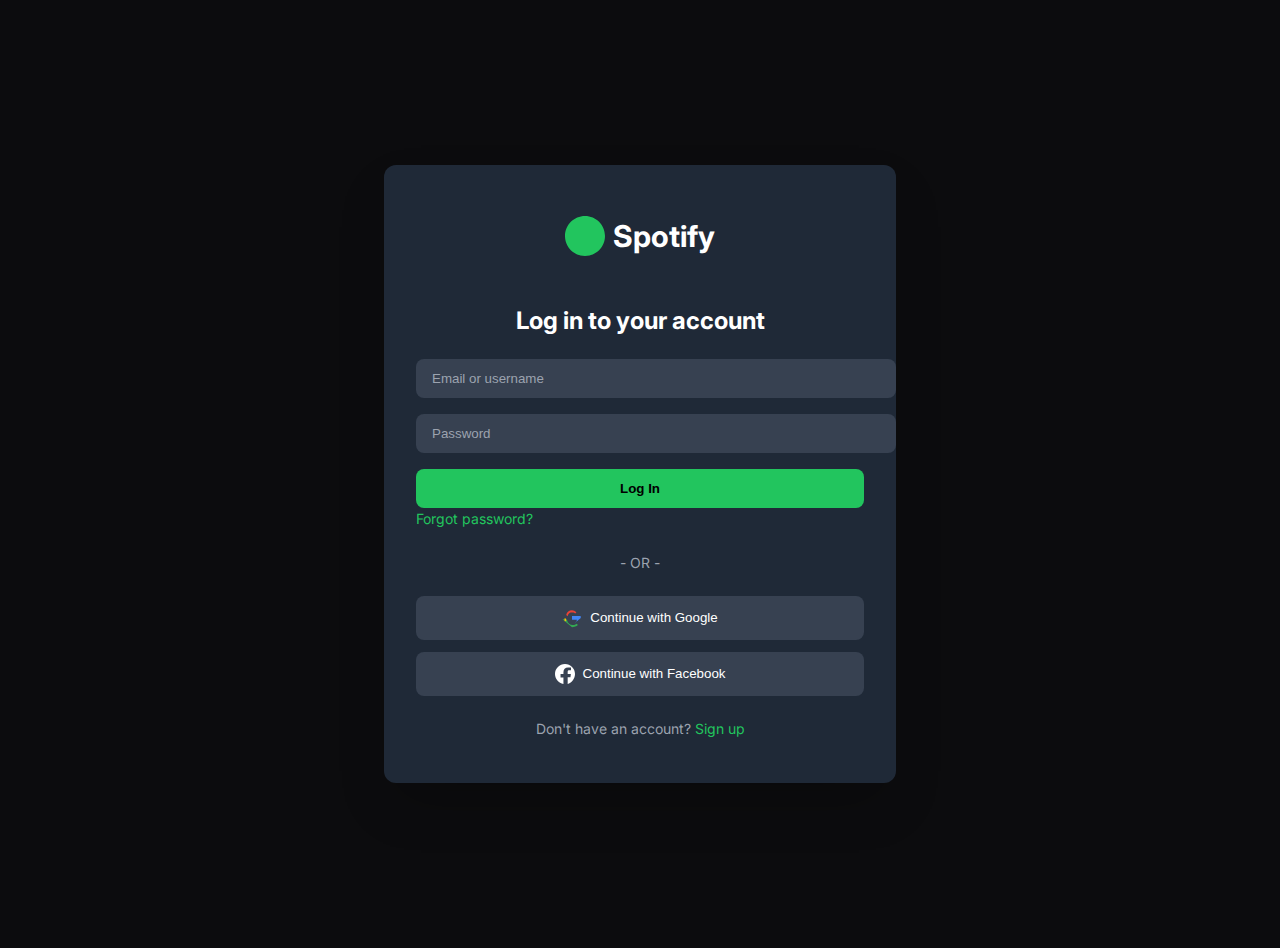
<file: login.html>
<!DOCTYPE html>
<html lang="en">
<head>
    <meta charset="UTF-8">
    <meta name="viewport" content="width=device-width, initial-scale=1.0">
    <title>Spotify Login</title>
    <!-- Inter Font -->
    <link rel="preconnect" href="https://fonts.googleapis.com">
    <link rel="preconnect" href="https://fonts.gstatic.com" crossorigin>
    <link href="https://fonts.googleapis.com/css2?family=Inter:wght@400;600;700&display=swap" rel="stylesheet">
    <style>
        body {
            font-family: 'Inter', sans-serif;
            background-color: #0c0c0e;
            display: flex;
            align-items: center;
            justify-content: center;
            min-height: 100vh;
            padding: 1rem;
        }
        .auth-card {
            width: 100%;
            max-width: 28rem;
            background-color: #1f2937;
            border-radius: 0.75rem;
            padding: 2rem;
            box-shadow: 0 25px 50px -12px rgba(0, 0, 0, 0.25);
            transition: all 0.3s ease-in-out;
            transform: scale(0.95);
        }
        @media (min-width: 768px) {
            .auth-card {
                transform: scale(1);
            }
        }
        .logo-container {
            display: flex;
            align-items: center;
            justify-content: center;
            margin-bottom: 2rem;
        }
        .logo-icon {
            height: 2.5rem;
            width: 2.5rem;
            margin-right: 0.5rem;
            color: #22c55e;
        }
        .logo-text {
            font-size: 1.875rem;
            font-weight: 700;
            color: #ffffff;
        }
        .form-title {
            color: #ffffff;
            font-size: 1.5rem;
            font-weight: 700;
            margin-bottom: 1.5rem;
            text-align: center;
        }
        .form-group {
            margin-bottom: 1rem;
        }
        .input-field {
            width: 100%;
            padding: 0.75rem 1rem;
            background-color: #374151;
            color: #ffffff;
            border: none;
            border-radius: 0.5rem;
            transition: background-color 0.2s ease-in-out, box-shadow 0.2s ease-in-out;
        }
        .input-field::placeholder {
            color: #9ca3af;
        }
        .input-field:focus {
            outline: none;
            box-shadow: 0 0 0 2px #22c55e;
        }
        .primary-button {
            width: 100%;
            background-color: #22c55e;
            color: #000000;
            font-weight: 700;
            padding: 0.75rem 1rem;
            border-radius: 0.5rem;
            border: none;
            cursor: pointer;
            transition: background-color 0.2s ease-in-out;
        }
        .primary-button:hover {
            background-color: #16a34a;
        }
        .link {
            color: #22c55e;
            font-size: 0.875rem;
            text-decoration: none;
        }
        .link:hover {
            text-decoration: underline;
        }
        .divider {
            margin: 1.5rem 0;
            text-align: center;
        }
        .divider span {
            color: #9ca3af;
            font-size: 0.875rem;
        }
        .social-buttons {
            display: flex;
            flex-direction: column;
            gap: 0.75rem;
        }
        .social-button {
            width: 100%;
            display: flex;
            align-items: center;
            justify-content: center;
            background-color: #374151;
            color: #ffffff;
            padding: 0.75rem 1rem;
            border-radius: 0.5rem;
            border: none;
            cursor: pointer;
            transition: background-color 0.2s ease-in-out;
        }
        .social-button:hover {
            background-color: #4b5563;
        }
        .social-icon {
            height: 1.25rem;
            width: 1.25rem;
            margin-right: 0.5rem;
        }
        .form-toggle-text {
            text-align: center;
            color: #9ca3af;
            font-size: 0.875rem;
            margin-top: 1.5rem;
        }
        .form-toggle-link {
            color: #22c55e;
            text-decoration: none;
        }
        .form-toggle-link:hover {
            text-decoration: underline;
        }
    </style>
</head>
<body>

    <div class="auth-card">

        <!-- Logo/Title -->
        <div class="logo-container">
            <svg class="logo-icon" fill="currentColor" viewBox="0 0 24 24" xmlns="http://www.w3.org/2000/svg">
                <path d="M12 0c6.627 0 12 5.373 12 12s-5.373 12-12 12-12-5.373-12-12 5.373-12 12-12zm-3.5 17.5c-1.379 0-2.5-1.122-2.5-2.5s1.121-2.5 2.5-2.5 2.5 1.122 2.5 2.5-1.121 2.5-2.5 2.5zm11.5-5.5c0 4.418-3.582 8-8 8s-8-3.582-8-8 3.582-8 8-8 8 3.582 8 8zm-8 4c2.209 0 4-1.791 4-4s-1.791-4-4-4-4 1.791-4 4 1.791 4 4 4z"/>
            </svg>
            <h1 class="logo-text">Spotify</h1>
        </div>

        <!-- Login Form -->
        <div id="login-form">
            <h2 class="form-title">Log in to your account</h2>

            <form>
                <div class="form-group">
                    <input type="text" id="login-username" placeholder="Email or username" class="input-field">
                </div>
                <div class="form-group">
                    <input type="password" id="login-password" placeholder="Password" class="input-field">
                </div>

                <button type="submit" class="primary-button">Log In</button>
            </form>

            <div class="flex justify-center mt-4">
                <a href="#" class="link">Forgot password?</a>
            </div>

            <div class="divider">
                <span>- OR -</span>
            </div>

            <div class="social-buttons">
                <button class="social-button">
                    <svg class="social-icon" viewBox="0 0 48 48" fill="none" xmlns="http://www.w3.org/2000/svg">
                        <path fill="#4285F4" d="M45.1 24c0-1.57-.14-3.12-.4-4.64H24v8.7h11.97a10.66 10.66 0 01-4.63 7.02l-.08.1-.09.08-1.07 1.05-1.06 1.05.08-.09z" />
                        <path fill="#34A853" d="M24 46c5.84 0 10.74-1.92 14.32-5.23l-3.32-3.13c-2.31 2.06-5.22 3.26-8.91 3.26-6.84 0-12.67-4.87-13.91-11.43l-.11-.53.02-.2-.55-1.07-.1-.08.01-.15h-3.41l-.1-.08.01-.15h-3.23l-.1-.08.01-.15h-3.41z" />
                        <path fill="#FBBC05" d="M10.09 29.54c-.16-.47-.26-.97-.26-1.54 0-.57.1-1.07.26-1.54l-3.32-2.58c-.54 1.12-.86 2.39-.86 3.96s.32 2.84.86 3.96l.1.25.12.35 3.1-2.06z" />
                        <path fill="#EA4335" d="M24 10.15c2.98 0 5.64 1.03 7.74 3.03l2.84-2.84c-3.15-2.9-7.2-4.71-10.58-4.71-6.84 0-12.67 4.87-13.91 11.43l3.38 2.58c1.24-5.27 5.76-9.15 10.58-9.15z" />
                    </svg>
                    Continue with Google
                </button>
                <button class="social-button">
                    <svg class="social-icon" viewBox="0 0 24 24" fill="currentColor" xmlns="http://www.w3.org/2000/svg">
                        <path d="M24 12.073c0-6.627-5.373-12-12-12s-12 5.373-12 12c0 5.99 4.388 10.954 10.125 11.854V16.073h-3.481v-4h3.481V9.75c0-3.467 2.11-5.643 5.488-5.643 1.666 0 3.13 0.134 3.559 0.194v3.256h-2.04c-1.6 0-1.922 0.762-1.922 1.889v2.54h3.818l-0.5 4h-3.318V23.927C19.612 23.027 24 18.062 24 12.073z"/>
                    </svg>
                    Continue with Facebook
                </button>
            </div>
            
            <p class="form-toggle-text">Don't have an account? <a href="signup.html" class="form-toggle-link">Sign up</a></p>
        </div>
    </div>
</body>
</html>
</file>
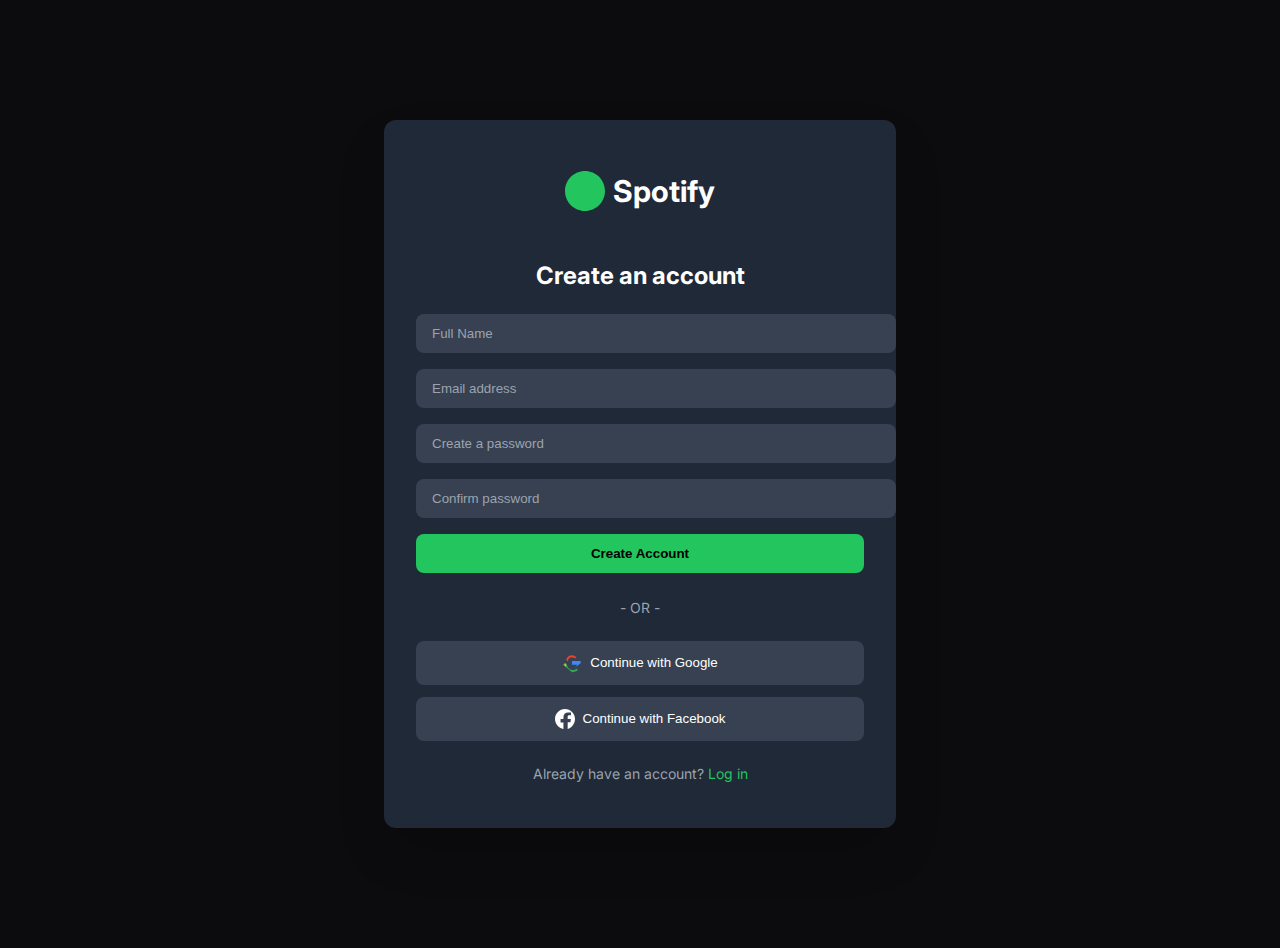
<file: signup.html>
<!DOCTYPE html>
<html lang="en">
<head>
    <meta charset="UTF-8">
    <meta name="viewport" content="width=device-width, initial-scale=1.0">
    <title>Spotify Sign Up</title>
    <!-- Inter Font -->
    <link rel="preconnect" href="https://fonts.googleapis.com">
    <link rel="preconnect" href="https://fonts.gstatic.com" crossorigin>
    <link href="https://fonts.googleapis.com/css2?family=Inter:wght@400;600;700&display=swap" rel="stylesheet">
    <style>
        body {
            font-family: 'Inter', sans-serif;
            background-color: #0c0c0e;
            display: flex;
            align-items: center;
            justify-content: center;
            min-height: 100vh;
            padding: 1rem;
        }
        .auth-card {
            width: 100%;
            max-width: 28rem;
            background-color: #1f2937;
            border-radius: 0.75rem;
            padding: 2rem;
            box-shadow: 0 25px 50px -12px rgba(0, 0, 0, 0.25);
            transition: all 0.3s ease-in-out;
            transform: scale(0.95);
        }
        @media (min-width: 768px) {
            .auth-card {
                transform: scale(1);
            }
        }
        .logo-container {
            display: flex;
            align-items: center;
            justify-content: center;
            margin-bottom: 2rem;
        }
        .logo-icon {
            height: 2.5rem;
            width: 2.5rem;
            margin-right: 0.5rem;
            color: #22c55e;
        }
        .logo-text {
            font-size: 1.875rem;
            font-weight: 700;
            color: #ffffff;
        }
        .form-title {
            color: #ffffff;
            font-size: 1.5rem;
            font-weight: 700;
            margin-bottom: 1.5rem;
            text-align: center;
        }
        .form-group {
            margin-bottom: 1rem;
        }
        .input-field {
            width: 100%;
            padding: 0.75rem 1rem;
            background-color: #374151;
            color: #ffffff;
            border: none;
            border-radius: 0.5rem;
            transition: background-color 0.2s ease-in-out, box-shadow 0.2s ease-in-out;
        }
        .input-field::placeholder {
            color: #9ca3af;
        }
        .input-field:focus {
            outline: none;
            box-shadow: 0 0 0 2px #22c55e;
        }
        .primary-button {
            width: 100%;
            background-color: #22c55e;
            color: #000000;
            font-weight: 700;
            padding: 0.75rem 1rem;
            border-radius: 0.5rem;
            border: none;
            cursor: pointer;
            transition: background-color 0.2s ease-in-out;
        }
        .primary-button:hover {
            background-color: #16a34a;
        }
        .link {
            color: #22c55e;
            font-size: 0.875rem;
            text-decoration: none;
        }
        .link:hover {
            text-decoration: underline;
        }
        .divider {
            margin: 1.5rem 0;
            text-align: center;
        }
        .divider span {
            color: #9ca3af;
            font-size: 0.875rem;
        }
        .social-buttons {
            display: flex;
            flex-direction: column;
            gap: 0.75rem;
        }
        .social-button {
            width: 100%;
            display: flex;
            align-items: center;
            justify-content: center;
            background-color: #374151;
            color: #ffffff;
            padding: 0.75rem 1rem;
            border-radius: 0.5rem;
            border: none;
            cursor: pointer;
            transition: background-color 0.2s ease-in-out;
        }
        .social-button:hover {
            background-color: #4b5563;
        }
        .social-icon {
            height: 1.25rem;
            width: 1.25rem;
            margin-right: 0.5rem;
        }
        .form-toggle-text {
            text-align: center;
            color: #9ca3af;
            font-size: 0.875rem;
            margin-top: 1.5rem;
        }
        .form-toggle-link {
            color: #22c55e;
            text-decoration: none;
        }
        .form-toggle-link:hover {
            text-decoration: underline;
        }
    </style>
</head>
<body>

    <div class="auth-card">

        <!-- Logo/Title -->
        <div class="logo-container">
            <svg class="logo-icon" fill="currentColor" viewBox="0 0 24 24" xmlns="http://www.w3.org/2000/svg">
                <path d="M12 0c6.627 0 12 5.373 12 12s-5.373 12-12 12-12-5.373-12-12 5.373-12 12-12zm-3.5 17.5c-1.379 0-2.5-1.122-2.5-2.5s1.121-2.5 2.5-2.5 2.5 1.122 2.5 2.5-1.121 2.5-2.5 2.5zm11.5-5.5c0 4.418-3.582 8-8 8s-8-3.582-8-8 3.582-8 8-8 8 3.582 8 8zm-8 4c2.209 0 4-1.791 4-4s-1.791-4-4-4-4 1.791-4 4 1.791 4 4 4z"/>
            </svg>
            <h1 class="logo-text">Spotify</h1>
        </div>

        <!-- Signup Form -->
        <div id="signup-form">
            <h2 class="form-title">Create an account</h2>

            <form>
                <div class="form-group">
                    <input type="text" id="signup-name" placeholder="Full Name" class="input-field">
                </div>
                <div class="form-group">
                    <input type="email" id="signup-email" placeholder="Email address" class="input-field">
                </div>
                <div class="form-group">
                    <input type="password" id="signup-password" placeholder="Create a password" class="input-field">
                </div>
                <div class="form-group">
                    <input type="password" id="signup-confirm-password" placeholder="Confirm password" class="input-field">
                </div>
                <button type="submit" class="primary-button">Create Account</button>
            </form>

            <div class="divider">
                <span>- OR -</span>
            </div>

            <div class="social-buttons">
                 <button class="social-button">
                    <svg class="social-icon" viewBox="0 0 48 48" fill="none" xmlns="http://www.w3.org/2000/svg">
                        <path fill="#4285F4" d="M45.1 24c0-1.57-.14-3.12-.4-4.64H24v8.7h11.97a10.66 10.66 0 01-4.63 7.02l-.08.1-.09.08-1.07 1.05-1.06 1.05.08-.09z" />
                        <path fill="#34A853" d="M24 46c5.84 0 10.74-1.92 14.32-5.23l-3.32-3.13c-2.31 2.06-5.22 3.26-8.91 3.26-6.84 0-12.67-4.87-13.91-11.43l-.11-.53.02-.2-.55-1.07-.1-.08.01-.15h-3.41l-.1-.08.01-.15h-3.23l-.1-.08.01-.15h-3.41z" />
                        <path fill="#FBBC05" d="M10.09 29.54c-.16-.47-.26-.97-.26-1.54 0-.57.1-1.07.26-1.54l-3.32-2.58c-.54 1.12-.86 2.39-.86 3.96s.32 2.84.86 3.96l.1.25.12.35 3.1-2.06z" />
                        <path fill="#EA4335" d="M24 10.15c2.98 0 5.64 1.03 7.74 3.03l2.84-2.84c-3.15-2.9-7.2-4.71-10.58-4.71-6.84 0-12.67 4.87-13.91 11.43l3.38 2.58c1.24-5.27 5.76-9.15 10.58-9.15z" />
                    </svg>
                    Continue with Google
                </button>
                <button class="social-button">
                    <svg class="social-icon" viewBox="0 0 24 24" fill="currentColor" xmlns="http://www.w3.org/2000/svg">
                        <path d="M24 12.073c0-6.627-5.373-12-12-12s-12 5.373-12 12c0 5.99 4.388 10.954 10.125 11.854V16.073h-3.481v-4h3.481V9.75c0-3.467 2.11-5.643 5.488-5.643 1.666 0 3.13 0.134 3.559 0.194v3.256h-2.04c-1.6 0-1.922 0.762-1.922 1.889v2.54h3.818l-0.5 4h-3.318V23.927C19.612 23.027 24 18.062 24 12.073z"/>
                    </svg>
                    Continue with Facebook
                </button>
            </div>

            <p class="form-toggle-text">Already have an account? <a href="login.html" class="form-toggle-link">Log in</a></p>
        </div>
    </div>
</body>
</html>
</file>
